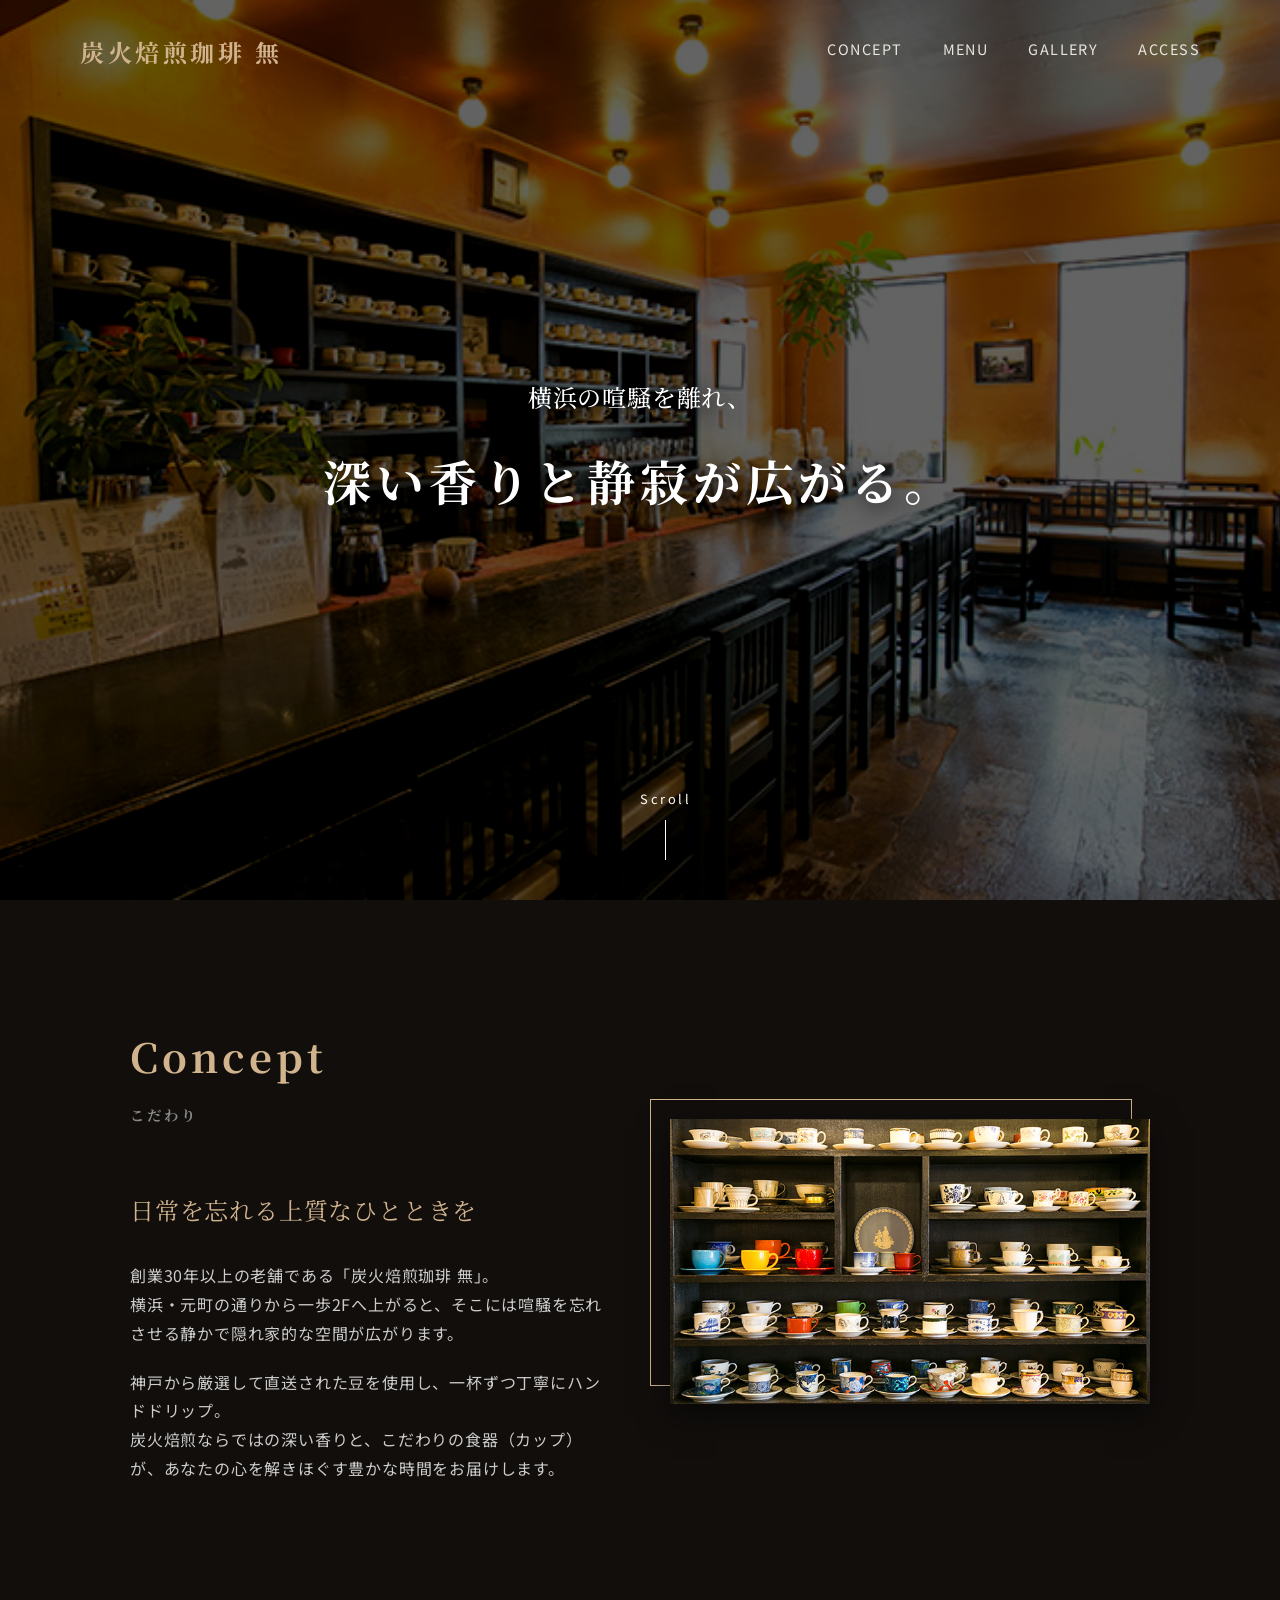
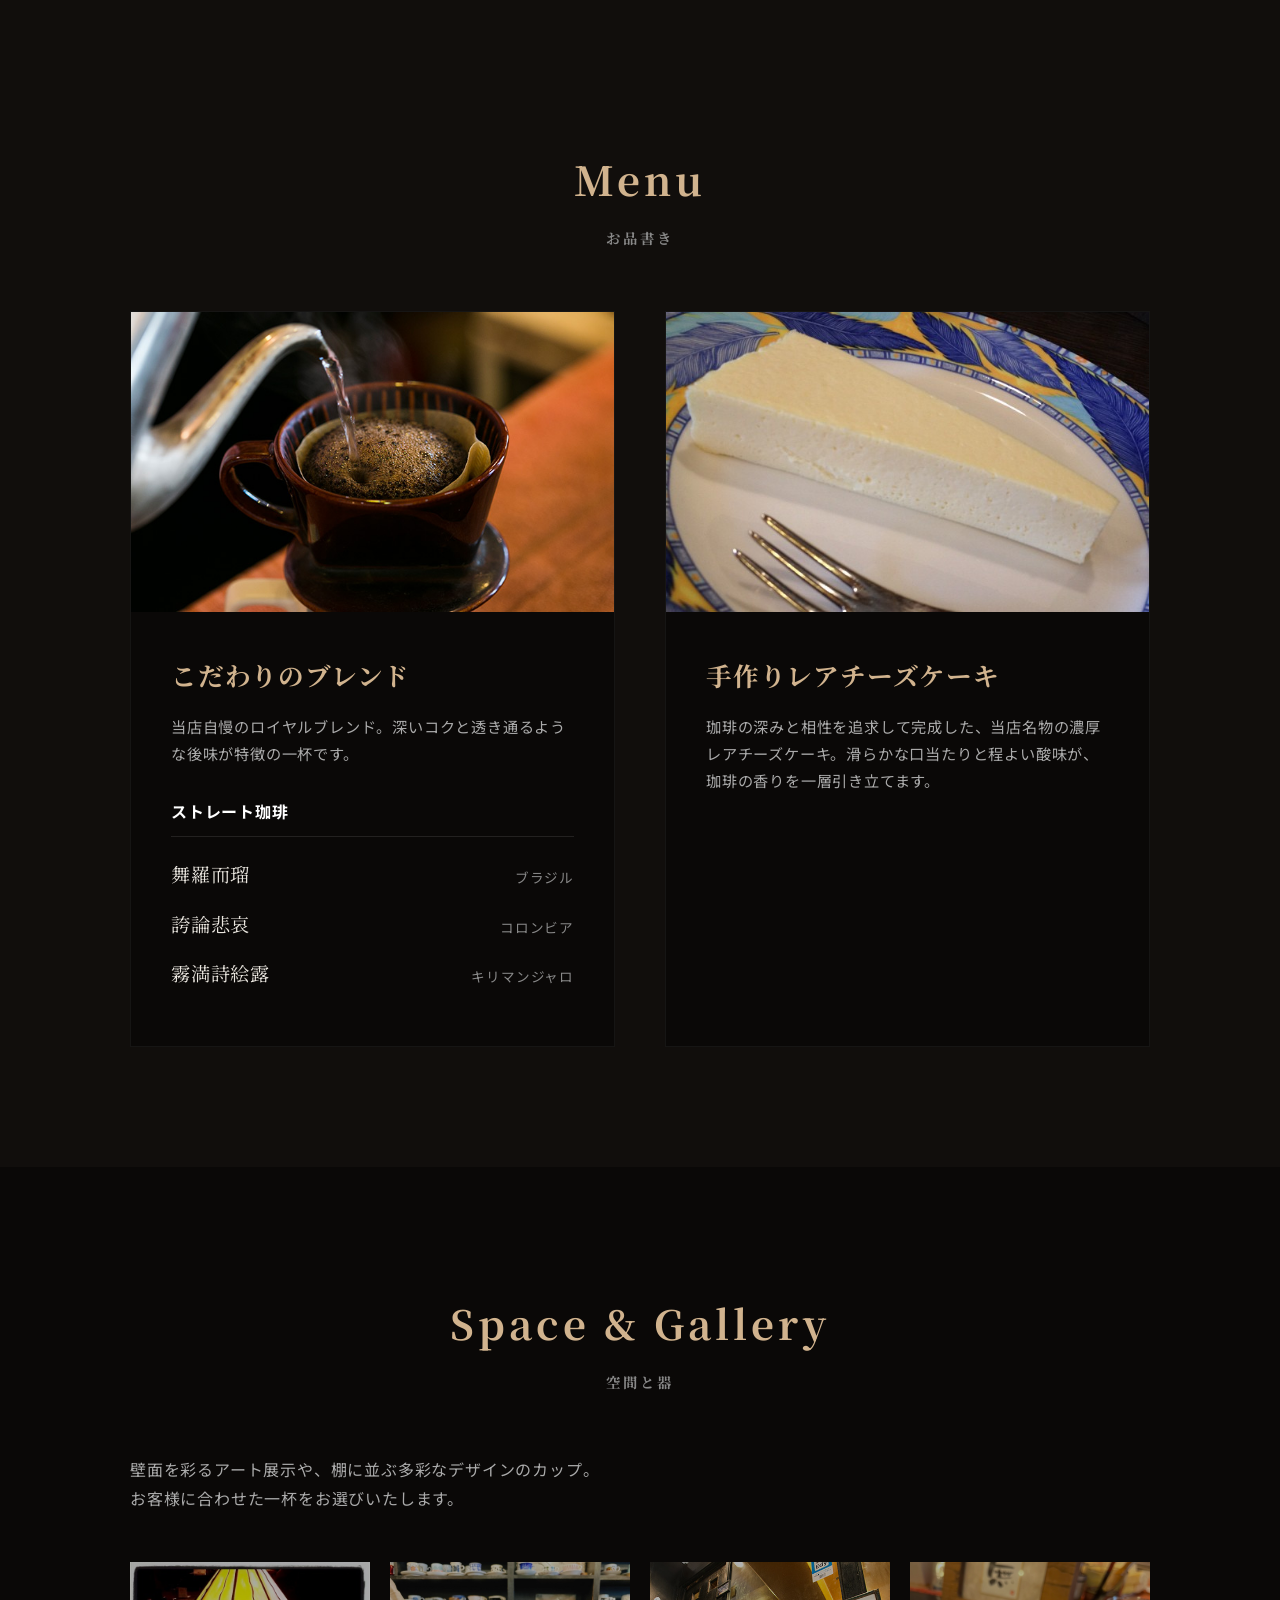
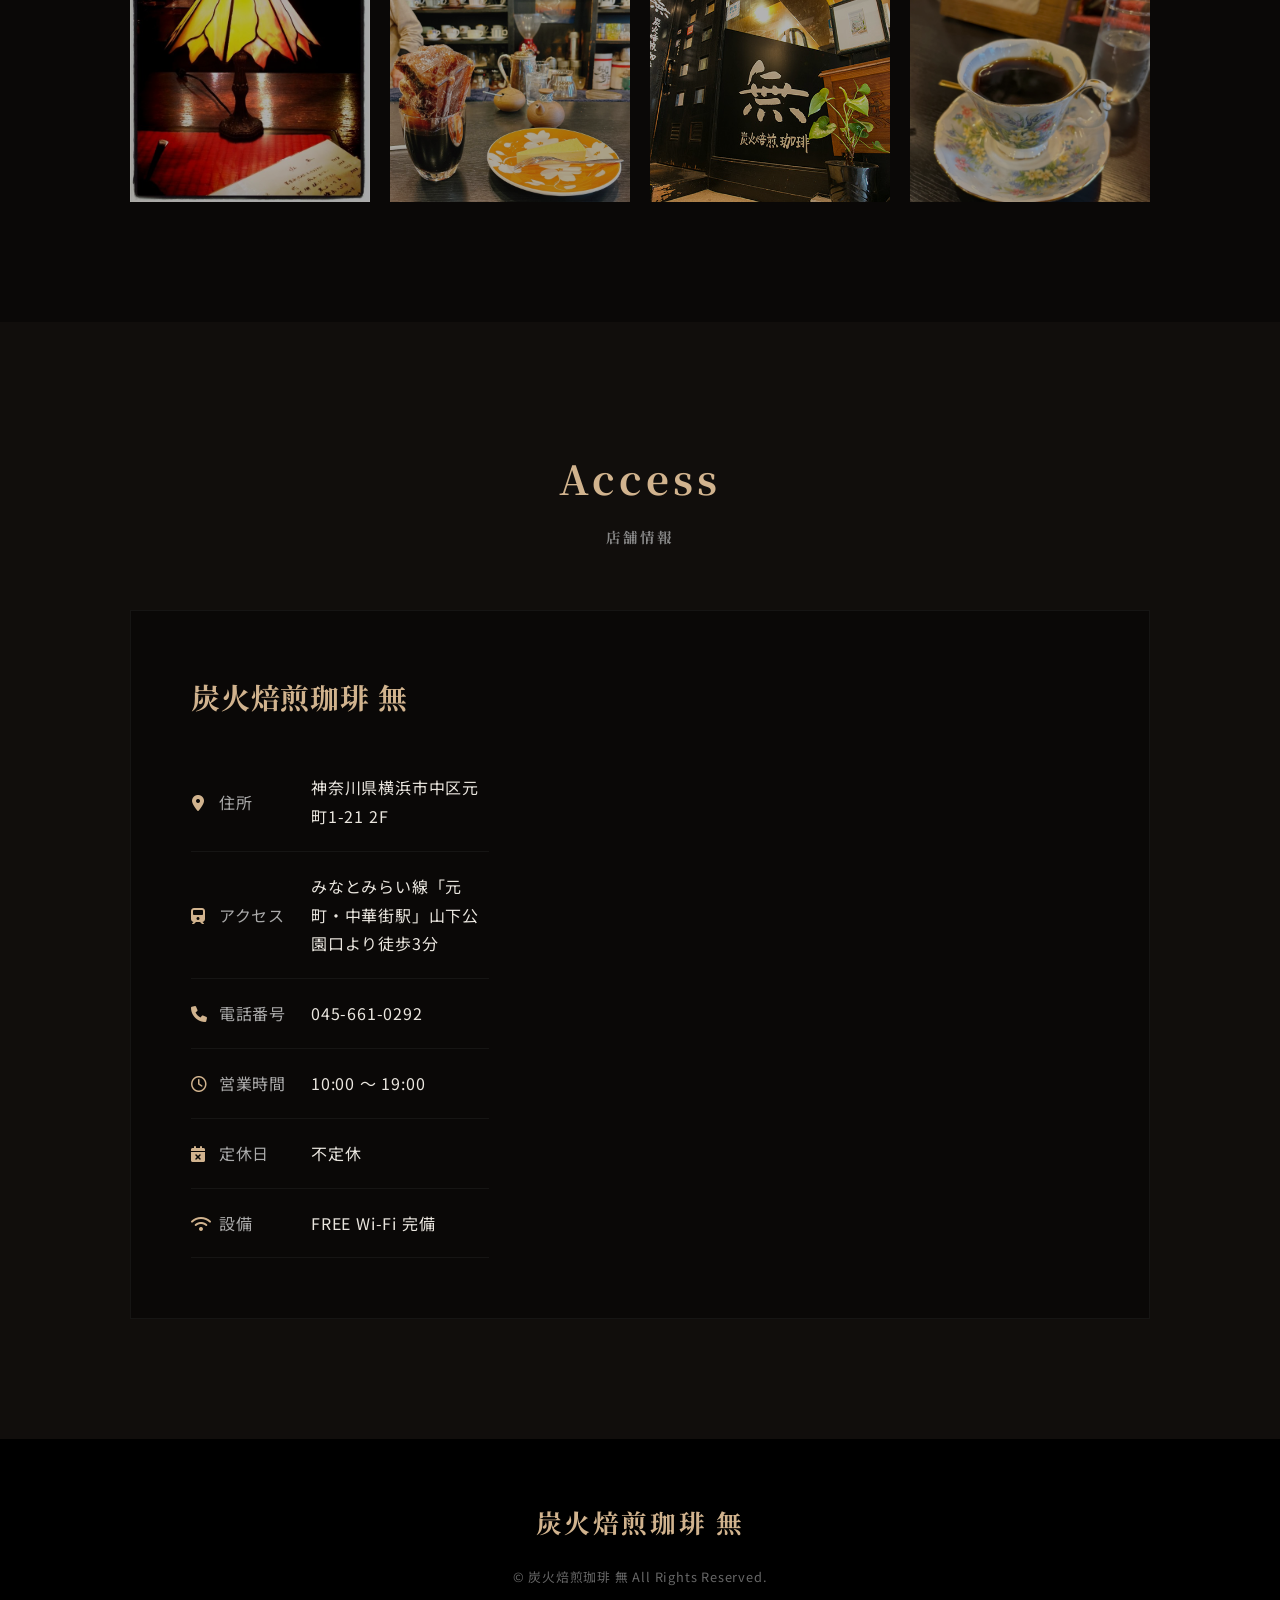
<file: index.html>
<!DOCTYPE html>
<html lang="ja">

<head>
    <meta charset="UTF-8">
    <meta name="viewport" content="width=device-width, initial-scale=1.0">
    <title>炭火焙煎珈琲 無 | 横浜元町の隠れ家的本格珈琲店</title>
    <meta name="description" content="横浜の喧騒を離れ、炭火焙煎ならではの深い香りと静寂が広がる「炭火焙煎珈琲 無」。こだわりのロイヤルブレンドと名物レアチーズケーキで上質なひとときを。">
    <!-- Google Fonts -->
    <link rel="preconnect" href="https://fonts.googleapis.com">
    <link rel="preconnect" href="https://fonts.gstatic.com" crossorigin>
    <link
        href="https://fonts.googleapis.com/css2?family=Inter:wght@400;500;600&family=Noto+Sans+JP:wght@400;500;700&family=Noto+Serif+JP:wght@400;500;700&display=swap"
        rel="stylesheet">
    <link rel="stylesheet" href="css/style.css">
    <!-- FontAwesome for Icons -->
    <link rel="stylesheet" href="https://cdnjs.cloudflare.com/ajax/libs/font-awesome/6.0.0/css/all.min.css">
</head>

<body>
    <!-- ヘッダー -->
    <header id="header" class="header">
        <div class="header-inner">
            <h1 class="logo"><a href="#">炭火焙煎珈琲 無</a></h1>
            <nav class="global-nav">
                <ul>
                    <li><a href="#concept">Concept</a></li>
                    <li><a href="#menu">Menu</a></li>
                    <li><a href="#gallery">Gallery</a></li>
                    <li><a href="#access">Access</a></li>
                </ul>
            </nav>
            <div class="nav-toggle" id="nav-toggle">
                <span></span><span></span><span></span>
            </div>
        </div>
    </header>

    <!-- メインビジュアル -->
    <section class="hero" id="hero">
        <div class="hero-bg" style="background-image: url('img/mu11.jpg');"></div>
        <div class="hero-content">
            <h2 class="hero-title fade-in-up">
                <span class="hero-subtitle">横浜の喧騒を離れ、</span>
                <span class="hero-main">深い香りと静寂が広がる。</span>
            </h2>
        </div>
        <div class="scroll-prompt fade-in-up">
            <span>Scroll</span>
        </div>
    </section>

    <!-- コンセプト -->
    <section class="concept section" id="concept">
        <div class="container">
            <div class="concept-wrapper">
                <div class="concept-text fade-in-up">
                    <h2 class="section-title">Concept<span class="ja">こだわり</span></h2>
                    <p class="lead">日常を忘れる上質なひとときを</p>
                    <p>
                        創業30年以上の老舗である「炭火焙煎珈琲 無」。<br>
                        横浜・元町の通りから一歩2Fへ上がると、そこには喧騒を忘れさせる静かで隠れ家的な空間が広がります。
                    </p>
                    <p>
                        神戸から厳選して直送された豆を使用し、一杯ずつ丁寧にハンドドリップ。<br>
                        炭火焙煎ならではの深い香りと、こだわりの食器（カップ）が、あなたの心を解きほぐす豊かな時間をお届けします。
                    </p>
                </div>
                <div class="concept-image fade-in-up delay-1">
                    <img src="img/cup.jpg" alt="珈琲カップ">
                </div>
            </div>
        </div>
    </section>

    <!-- メニュー -->
    <section class="menu section" id="menu">
        <div class="container">
            <h2 class="section-title center fade-in-up">Menu<span class="ja">お品書き</span></h2>

            <div class="menu-grid">
                <!-- 珈琲メニュー -->
                <div class="menu-card fade-in-up">
                    <div class="menu-img">
                        <img src="img/mu31.jpg" alt="ロイヤルブレンド">
                    </div>
                    <div class="menu-info">
                        <h3 class="menu-name">こだわりのブレンド</h3>
                        <p class="menu-desc">当店自慢のロイヤルブレンド。深いコクと透き通るような後味が特徴の一杯です。</p>
                        <h4 class="sub-menu-title">ストレート珈琲</h4>
                        <ul class="kanji-menu">
                            <li><span>舞羅而瑠</span><span class="kana">ブラジル</span></li>
                            <li><span>誇論悲哀</span><span class="kana">コロンビア</span></li>
                            <li><span>霧満詩絵露</span><span class="kana">キリマンジャロ</span></li>
                        </ul>
                    </div>
                </div>

                <!-- スイーツメニュー -->
                <div class="menu-card fade-in-up delay-1">
                    <div class="menu-img">
                        <img src="img/626519715_18554605096035770_3167565252990616460_n.jpg" alt="レアチーズケーキ">
                    </div>
                    <div class="menu-info">
                        <h3 class="menu-name">手作りレアチーズケーキ</h3>
                        <p class="menu-desc">珈琲の深みと相性を追求して完成した、当店名物の濃厚レアチーズケーキ。滑らかな口当たりと程よい酸味が、珈琲の香りを一層引き立てます。</p>
                    </div>
                </div>
            </div>
        </div>
    </section>

    <!-- ギャラリー・空間 -->
    <section class="gallery section" id="gallery">
        <div class="container">
            <h2 class="section-title center fade-in-up">Space & Gallery<span class="ja">空間と器</span></h2>
            <p class="center fade-in-up desc-text">壁面を彩るアート展示や、棚に並ぶ多彩なデザインのカップ。<br>お客様に合わせた一杯をお選びいたします。</p>

            <div class="gallery-grid">
                <div class="gallery-item fade-in-up"><img
                        src="img/624992118_18553720138000928_1249161250110594832_n.jpg" alt="店内風景1"></div>
                <div class="gallery-item fade-in-up delay-1"><img
                        src="img/654964840_18039188144763397_919502177755934604_n.jpg" alt="店内風景2"></div>
                <div class="gallery-item fade-in-up delay-2"><img src="img/mu51.jpg" alt="店内風景3"></div>
                <div class="gallery-item fade-in-up"><img src="img/burendoko-hi-.PNG" alt="ブレンドコーヒー"></div>
            </div>
        </div>
    </section>

    <!-- アクセス・店舗情報 -->
    <section class="access section" id="access">
        <div class="container">
            <h2 class="section-title center fade-in-up">Access<span class="ja">店舗情報</span></h2>
            <div class="access-wrapper fade-in-up">
                <div class="access-info">
                    <h3 class="shop-name">炭火焙煎珈琲 無</h3>
                    <table class="info-table">
                        <tr>
                            <th><i class="fa-solid fa-location-dot"></i> 住所</th>
                            <td>神奈川県横浜市中区元町1-21 2F</td>
                        </tr>
                        <tr>
                            <th><i class="fa-solid fa-train"></i> アクセス</th>
                            <td>みなとみらい線「元町・中華街駅」山下公園口より徒歩3分</td>
                        </tr>
                        <tr>
                            <th><i class="fa-solid fa-phone"></i> 電話番号</th>
                            <td>045-661-0292</td>
                        </tr>
                        <tr>
                            <th><i class="fa-regular fa-clock"></i> 営業時間</th>
                            <td>10:00 〜 19:00</td>
                        </tr>
                        <tr>
                            <th><i class="fa-solid fa-calendar-xmark"></i> 定休日</th>
                            <td>不定休</td>
                        </tr>
                        <tr>
                            <th><i class="fa-solid fa-wifi"></i> 設備</th>
                            <td>FREE Wi-Fi 完備</td>
                        </tr>
                    </table>
                </div>
                <div class="access-map">
                    <!-- Google Maps Iframe -->
                    <iframe
                        src="https://www.google.com/maps/embed?pb=!1m18!1m12!1m3!1d3250.547801859493!2d139.6499666!3d35.4412303!2m3!1f0!2f0!3f0!3m2!1i1024!2i768!4f13.1!3m3!1m2!1s0x60185ce1e4b42b25%3A0xb084b2a3dab783f3!2z54Kt54Gr54SZ54WO54-I55CyIOeEoQ!5e0!3m2!1sja!2sjp!4v1776136300527!5m2!1sja!2sjp"
                        width="600" height="450" style="border:0;" allowfullscreen="" loading="lazy"
                        referrerpolicy="no-referrer-when-downgrade"></iframe>
                </div>
            </div>
        </div>
    </section>

    <!-- フッター -->
    <footer class="footer">
        <div class="footer-inner">
            <h2 class="footer-logo">炭火焙煎珈琲 無</h2>
            <p class="copyright">&copy; 炭火焙煎珈琲 無 All Rights Reserved.</p>
        </div>
    </footer>

    <script>
        // ハンバーガーメニューの切り替え
        const navToggle = document.getElementById('nav-toggle');
        const header = document.getElementById('header');

        navToggle.addEventListener('click', () => {
            header.classList.toggle('open');
        });

        // スクロール時のヘッダー背景変更 & フェードインアニメーション
        const faders = document.querySelectorAll('.fade-in-up');

        const appearOptions = {
            threshold: 0.15,
            rootMargin: "0px 0px -50px 0px"
        };

        const appearOnScroll = new IntersectionObserver(function (entries, observer) {
            entries.forEach(entry => {
                if (!entry.isIntersecting) {
                    return;
                } else {
                    entry.target.classList.add('appear');
                    observer.unobserve(entry.target);
                }
            });
        }, appearOptions);

        faders.forEach(fader => {
            appearOnScroll.observe(fader);
        });

        window.addEventListener('scroll', () => {
            if (window.scrollY > 50) {
                header.classList.add('scrolled');
            } else {
                header.classList.remove('scrolled');
            }
        });
    </script>
</body>

</html>
</file>
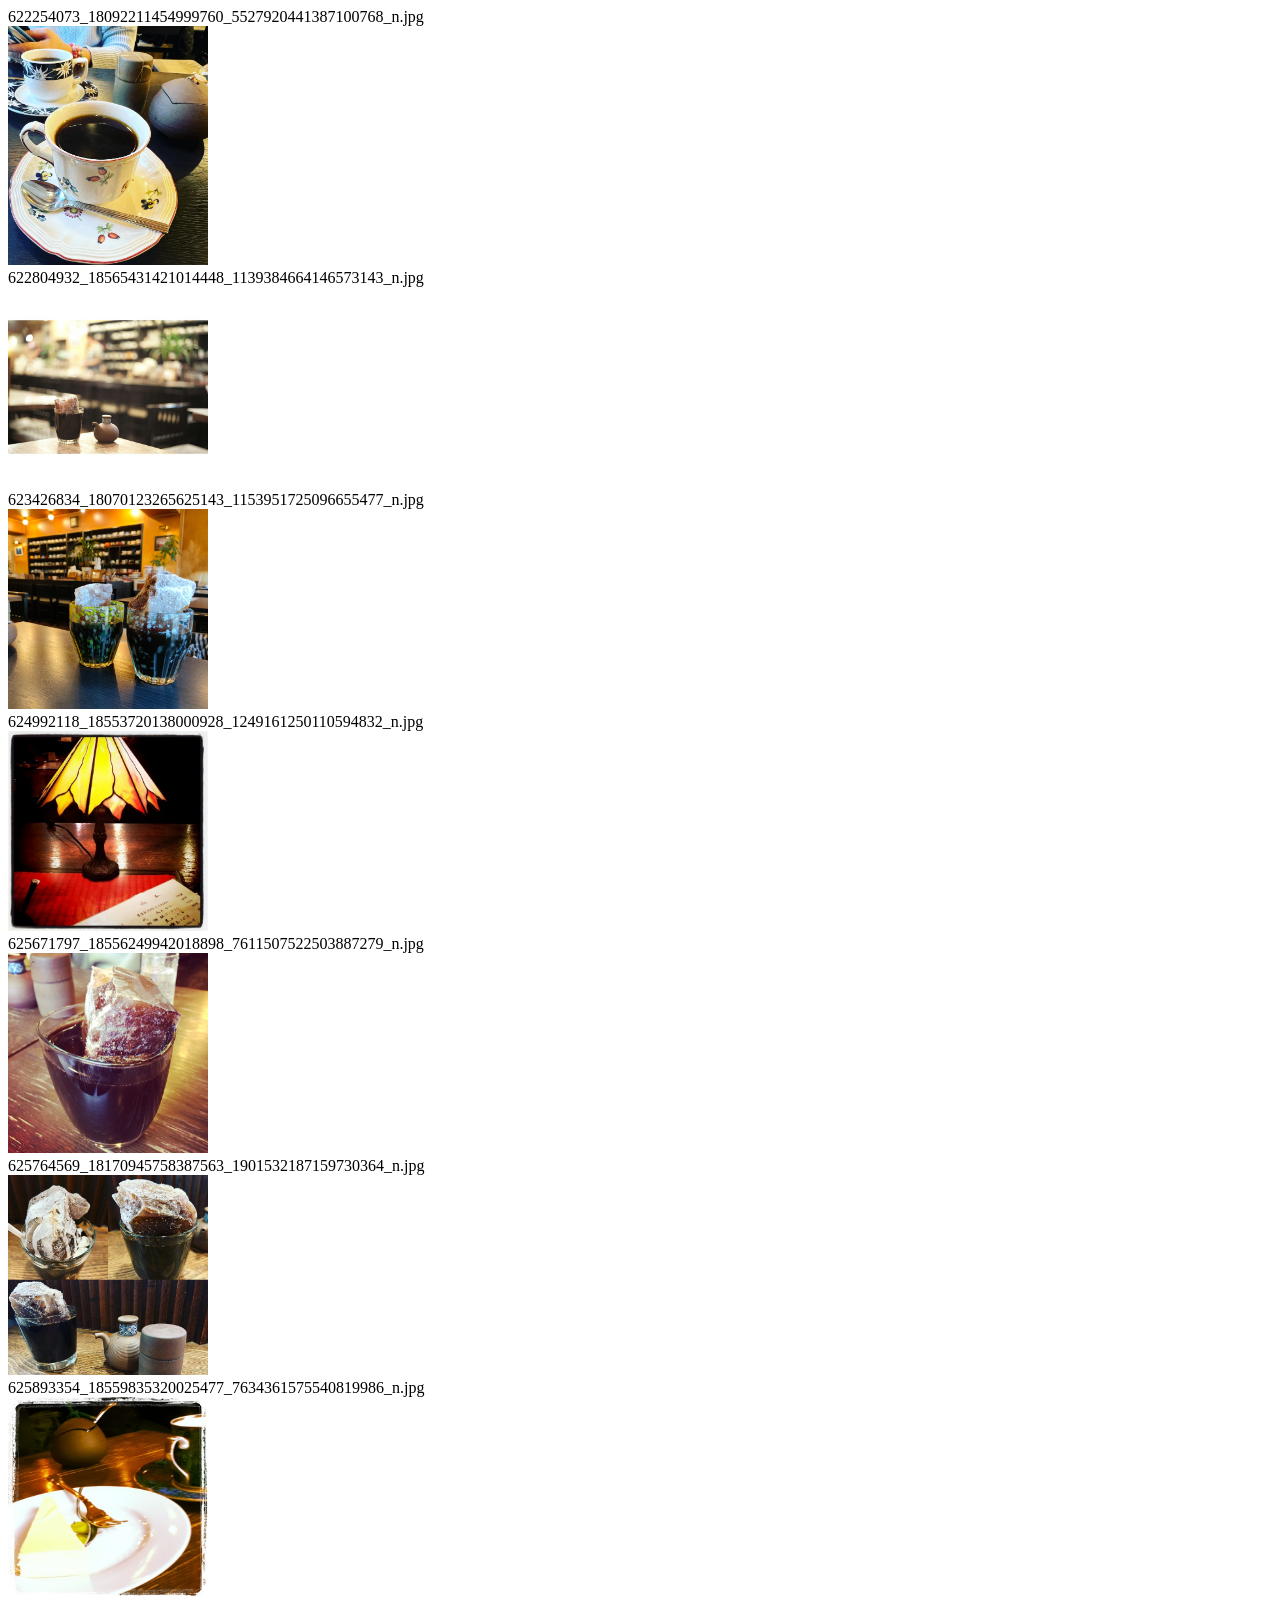
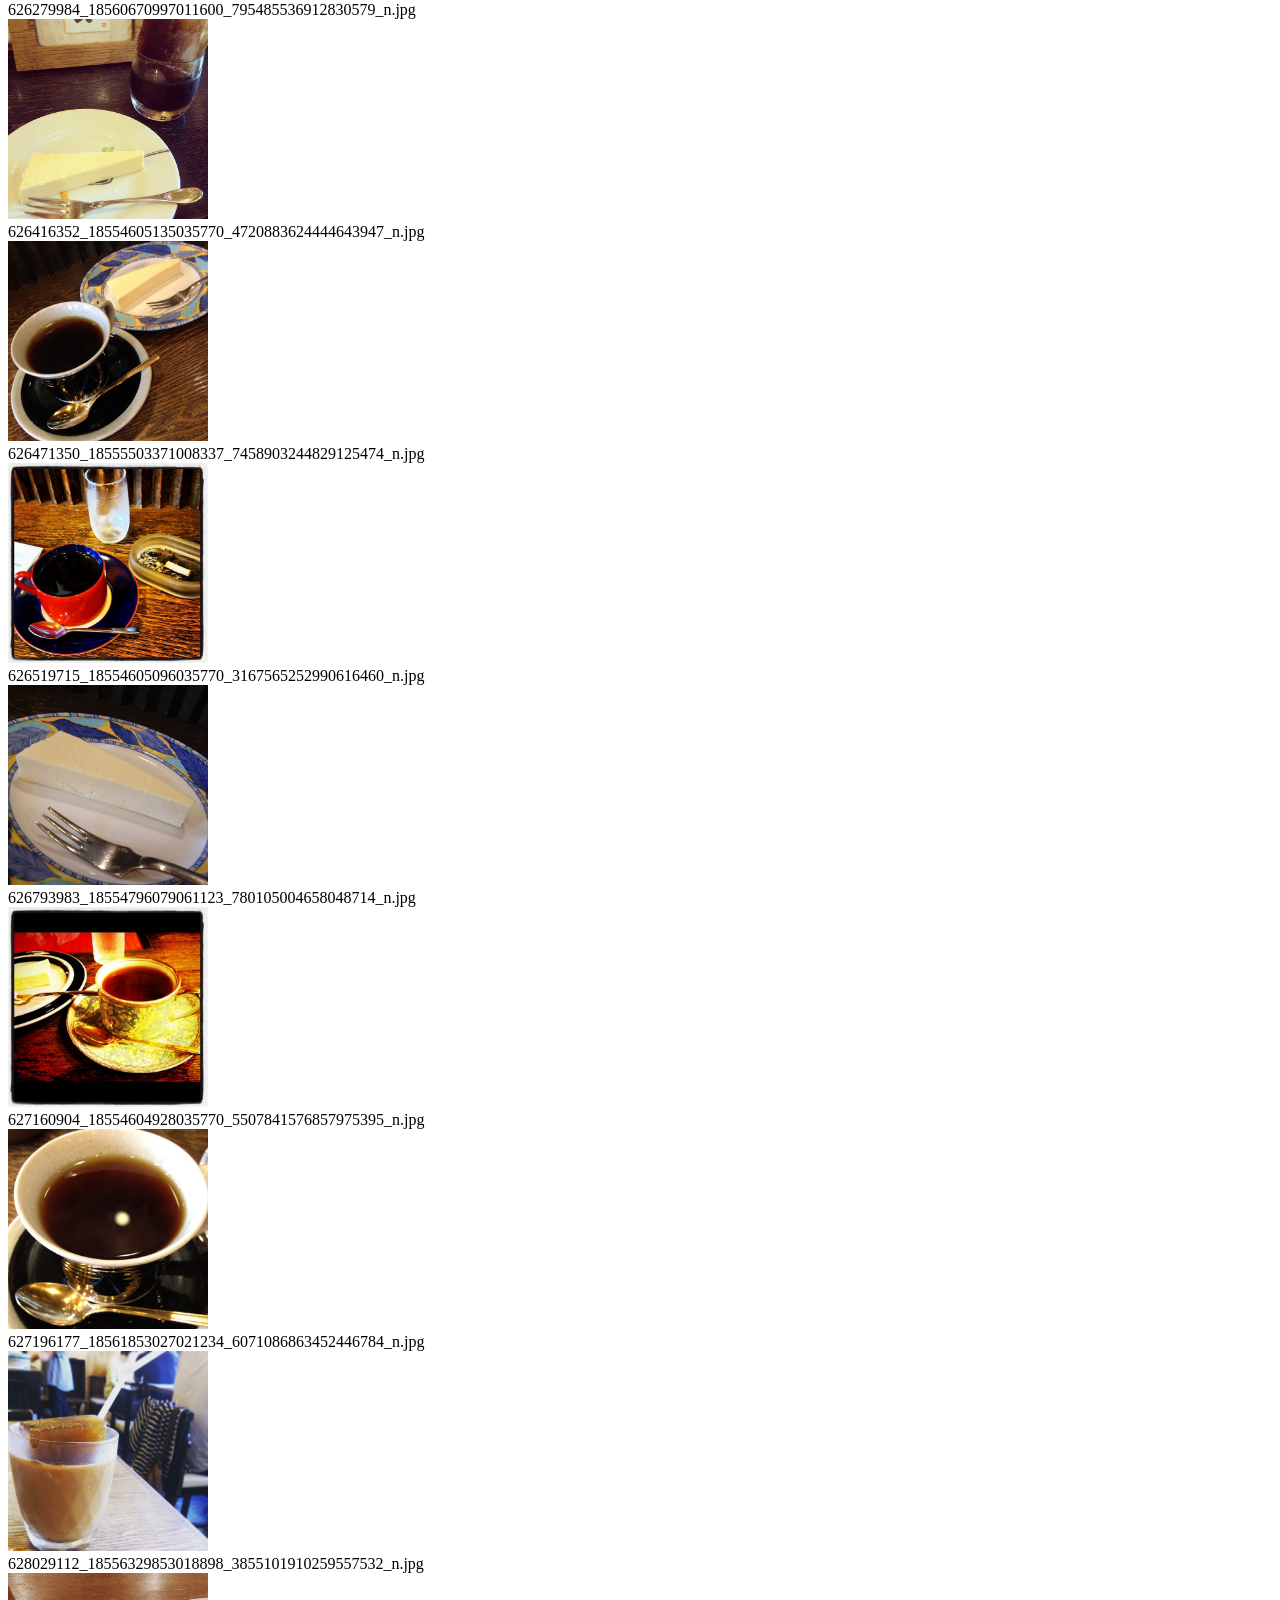
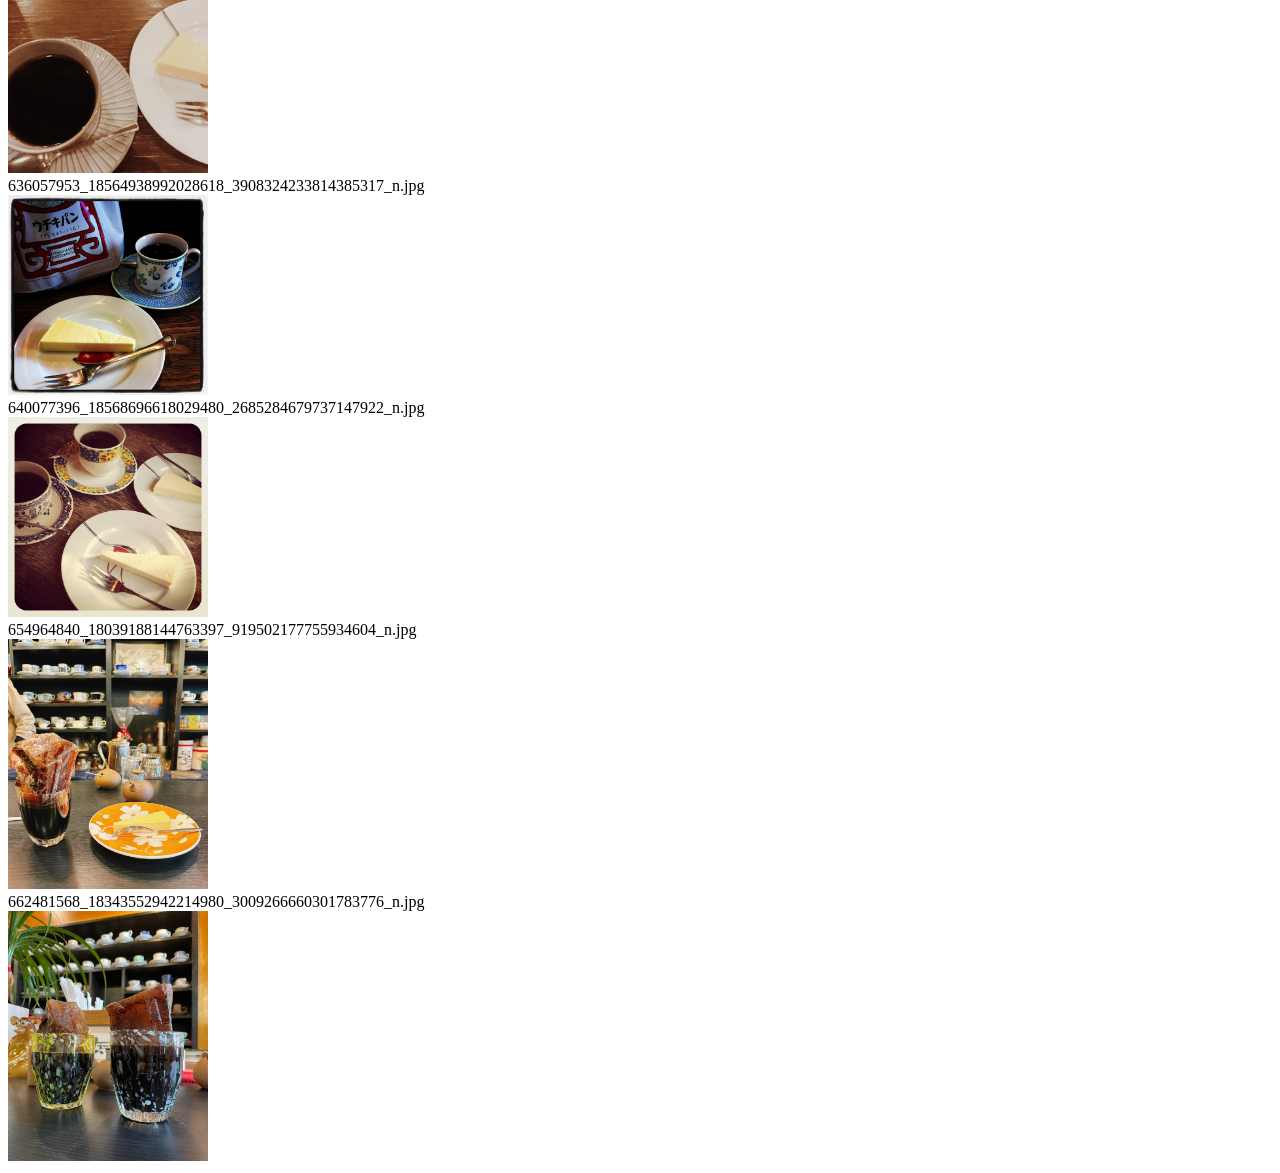
<file: view_images.html>
<!DOCTYPE html>
<html>
<head>
<title>Images</title>
<style>
  img { width: 200px; height: auto; }
</style>
</head>
<body>
    <div>622254073_18092211454999760_5527920441387100768_n.jpg<br><img src="img/622254073_18092211454999760_5527920441387100768_n.jpg"></div>
    <div>622804932_18565431421014448_1139384664146573143_n.jpg<br><img src="img/622804932_18565431421014448_1139384664146573143_n.jpg"></div>
    <div>623426834_18070123265625143_1153951725096655477_n.jpg<br><img src="img/623426834_18070123265625143_1153951725096655477_n.jpg"></div>
    <div>624992118_18553720138000928_1249161250110594832_n.jpg<br><img src="img/624992118_18553720138000928_1249161250110594832_n.jpg"></div>
    <div>625671797_18556249942018898_7611507522503887279_n.jpg<br><img src="img/625671797_18556249942018898_7611507522503887279_n.jpg"></div>
    <div>625764569_18170945758387563_1901532187159730364_n.jpg<br><img src="img/625764569_18170945758387563_1901532187159730364_n.jpg"></div>
    <div>625893354_18559835320025477_7634361575540819986_n.jpg<br><img src="img/625893354_18559835320025477_7634361575540819986_n.jpg"></div>
    <div>626279984_18560670997011600_795485536912830579_n.jpg<br><img src="img/626279984_18560670997011600_795485536912830579_n.jpg"></div>
    <div>626416352_18554605135035770_4720883624444643947_n.jpg<br><img src="img/626416352_18554605135035770_4720883624444643947_n.jpg"></div>
    <div>626471350_18555503371008337_7458903244829125474_n.jpg<br><img src="img/626471350_18555503371008337_7458903244829125474_n.jpg"></div>
    <div>626519715_18554605096035770_3167565252990616460_n.jpg<br><img src="img/626519715_18554605096035770_3167565252990616460_n.jpg"></div>
    <div>626793983_18554796079061123_780105004658048714_n.jpg<br><img src="img/626793983_18554796079061123_780105004658048714_n.jpg"></div>
    <div>627160904_18554604928035770_5507841576857975395_n.jpg<br><img src="img/627160904_18554604928035770_5507841576857975395_n.jpg"></div>
    <div>627196177_18561853027021234_6071086863452446784_n.jpg<br><img src="img/627196177_18561853027021234_6071086863452446784_n.jpg"></div>
    <div>628029112_18556329853018898_3855101910259557532_n.jpg<br><img src="img/628029112_18556329853018898_3855101910259557532_n.jpg"></div>
    <div>636057953_18564938992028618_3908324233814385317_n.jpg<br><img src="img/636057953_18564938992028618_3908324233814385317_n.jpg"></div>
    <div>640077396_18568696618029480_2685284679737147922_n.jpg<br><img src="img/640077396_18568696618029480_2685284679737147922_n.jpg"></div>
    <div>654964840_18039188144763397_919502177755934604_n.jpg<br><img src="img/654964840_18039188144763397_919502177755934604_n.jpg"></div>
    <div>662481568_18343552942214980_3009266660301783776_n.jpg<br><img src="img/662481568_18343552942214980_3009266660301783776_n.jpg"></div>
</body>
</html>
</file>
<file: css/style.css>
@charset "UTF-8";

/* =========================================
   Variables & Reset
========================================= */
:root {
    --color-bg: #110e0c;          /* ダークベース */
    --color-text: #EAE6DF;        /* 和紙系のオフホワイト（本文） */
    --color-primary: #D1B38E;     /* アンティークゴールド・茶色系 */
    --color-dark: #0a0807;        /* より深い黒 */
    --font-heading: 'Noto Serif JP', serif;
    --font-body: 'Noto Sans JP', 'Inter', sans-serif;
    --sp-width: 768px;
}

* {
    margin: 0;
    padding: 0;
    box-sizing: border-box;
}

body {
    font-family: var(--font-body);
    color: var(--color-text);
    background-color: var(--color-bg);
    line-height: 1.8;
    letter-spacing: 0.05em;
    -webkit-font-smoothing: antialiased;
}

img {
    max-width: 100%;
    height: auto;
    vertical-align: bottom;
}

a {
    color: inherit;
    text-decoration: none;
    transition: color 0.3s ease;
}

ul {
    list-style: none;
}

/* =========================================
   Layout & Modules
========================================= */
.container {
    max-width: 1100px;
    margin: 0 auto;
    padding: 0 40px;
}

.section {
    padding: 120px 0;
}

.section-title {
    font-family: var(--font-heading);
    font-size: 2.5rem;
    color: var(--color-primary);
    margin-bottom: 60px;
    letter-spacing: 0.1em;
}

.section-title.center {
    text-align: center;
}

.section-title .ja {
    display: block;
    font-size: 0.9rem;
    color: #888;
    margin-top: 10px;
    letter-spacing: 0.2em;
}

/* Animation */
.fade-in-up {
    opacity: 0;
    transform: translateY(30px);
    transition: opacity 0.8s ease-out, transform 0.8s ease-out;
}
.fade-in-up.appear {
    opacity: 1;
    transform: translateY(0);
}
.delay-1 { transition-delay: 0.2s; }
.delay-2 { transition-delay: 0.4s; }

/* =========================================
   Header
========================================= */
.header {
    position: fixed;
    top: 0;
    left: 0;
    width: 100%;
    z-index: 100;
    padding: 20px 0;
    transition: background-color 0.4s, padding 0.4s;
}

.header.scrolled {
    background-color: rgba(10, 8, 7, 0.95);
    padding: 15px 0;
    border-bottom: 1px solid rgba(255,255,255,0.05);
}

.header-inner {
    display: flex;
    justify-content: space-between;
    align-items: center;
    max-width: 1200px;
    margin: 0 auto;
    padding: 0 40px;
}

.logo a {
    font-family: var(--font-heading);
    font-size: 1.5rem;
    color: var(--color-primary);
    letter-spacing: 0.15em;
}

.global-nav ul {
    display: flex;
    gap: 40px;
}

.global-nav a {
    font-family: var(--font-body);
    font-size: 0.9rem;
    text-transform: uppercase;
    letter-spacing: 0.1em;
}

.global-nav a:hover {
    color: var(--color-primary);
}

.nav-toggle {
    display: none;
    cursor: pointer;
    width: 30px;
    height: 20px;
    position: relative;
    z-index: 101;
}

.nav-toggle span {
    display: block;
    position: absolute;
    height: 2px;
    width: 100%;
    background: #fff;
    transition: 0.3s;
}

.nav-toggle span:nth-child(1) { top: 0; }
.nav-toggle span:nth-child(2) { top: 9px; }
.nav-toggle span:nth-child(3) { bottom: 0; }

/* =========================================
   Hero
========================================= */
.hero {
    position: relative;
    height: 100vh;
    display: flex;
    align-items: center;
    justify-content: center;
    overflow: hidden;
}

.hero-bg {
    position: absolute;
    top: 0;
    left: 0;
    width: 100%;
    height: 100%;
    background-size: cover;
    background-position: center;
    /* opacity for dark overlay */
    filter: brightness(0.4) contrast(1.1);
    z-index: -1;
    animation: zoomOut 20s infinite alternate linear;
}

@keyframes zoomOut {
    0% { transform: scale(1.1); }
    100% { transform: scale(1); }
}

.hero-content {
    text-align: center;
    z-index: 1;
}

.hero-title {
    font-family: var(--font-heading);
    color: #fff;
    text-shadow: 0 4px 20px rgba(0,0,0,0.8);
}

.hero-subtitle {
    display: block;
    font-size: 1.5rem;
    margin-bottom: 20px;
    font-weight: 500;
}

.hero-main {
    display: block;
    font-size: 3rem;
    letter-spacing: 0.1em;
}

.scroll-prompt {
    position: absolute;
    bottom: 40px;
    left: 50%;
    transform: translateX(-50%);
    font-size: 0.8rem;
    letter-spacing: 0.2em;
    color: #fff;
}
.scroll-prompt::after {
    content: '';
    display: block;
    width: 1px;
    height: 40px;
    background: #fff;
    margin: 10px auto 0;
    animation: scrollLine 2s infinite;
}

@keyframes scrollLine {
    0% { transform: scaleY(0); transform-origin: top; }
    50% { transform: scaleY(1); transform-origin: top; }
    50.1% { transform: scaleY(1); transform-origin: bottom; }
    100% { transform: scaleY(0); transform-origin: bottom; }
}

/* =========================================
   Concept
========================================= */
.concept-wrapper {
    display: flex;
    align-items: center;
    gap: 60px;
}

.concept-text {
    flex: 1;
}

.concept-text .lead {
    font-family: var(--font-heading);
    font-size: 1.5rem;
    color: var(--color-primary);
    margin-bottom: 30px;
}

.concept-text p {
    margin-bottom: 20px;
    color: #ccc;
}

.concept-image {
    flex: 1;
    position: relative;
}

.concept-image::before {
    content: '';
    position: absolute;
    top: -20px;
    left: -20px;
    width: 100%;
    height: 100%;
    border: 1px solid var(--color-primary);
    z-index: -1;
}

.concept-image img {
    box-shadow: 0 10px 30px rgba(0,0,0,0.5);
}

/* =========================================
   Menu
========================================= */
.menu-grid {
    display: grid;
    grid-template-columns: 1fr 1fr;
    gap: 50px;
}

.menu-card {
    background: var(--color-dark);
    border: 1px solid rgba(255,255,255,0.05);
    overflow: hidden;
    transition: transform 0.3s;
}

.menu-card:hover {
    transform: translateY(-5px);
}

.menu-img {
    height: 300px;
    overflow: hidden;
}

.menu-img img {
    width: 100%;
    height: 100%;
    object-fit: cover;
    transition: transform 0.5s;
}

.menu-card:hover .menu-img img {
    transform: scale(1.05);
}

.menu-info {
    padding: 40px;
}

.menu-name {
    font-family: var(--font-heading);
    font-size: 1.6rem;
    color: var(--color-primary);
    margin-bottom: 15px;
}

.menu-desc {
    font-size: 0.95rem;
    color: #aaa;
    margin-bottom: 30px;
}

.sub-menu-title {
    font-size: 1rem;
    border-bottom: 1px solid rgba(255,255,255,0.1);
    padding-bottom: 10px;
    margin-bottom: 20px;
    color: #fff;
}

.kanji-menu li {
    display: flex;
    justify-content: space-between;
    margin-bottom: 15px;
    font-family: var(--font-heading);
    font-size: 1.2rem;
}

.kanji-menu .kana {
    font-family: var(--font-body);
    font-size: 0.85rem;
    color: #888;
    align-self: flex-end;
    margin-bottom: 2px;
}

/* =========================================
   Gallery
========================================= */
.gallery {
    background: var(--color-dark);
}

.desc-text {
    margin-bottom: 50px;
    color: #aaa;
}

.gallery-grid {
    display: grid;
    grid-template-columns: repeat(4, 1fr);
    gap: 20px;
}

.gallery-item {
    overflow: hidden;
    aspect-ratio: 1/1;
}

.gallery-item img {
    width: 100%;
    height: 100%;
    object-fit: cover;
    transition: filter 0.3s, transform 0.5s;
    filter: brightness(0.7);
}

.gallery-item:hover img {
    filter: brightness(1.1);
    transform: scale(1.08);
}

/* =========================================
   Access
========================================= */
.access-wrapper {
    display: flex;
    background: var(--color-dark);
    border: 1px solid rgba(255,255,255,0.05);
}

.access-info {
    flex: 1;
    padding: 60px;
}

.shop-name {
    font-family: var(--font-heading);
    font-size: 1.8rem;
    color: var(--color-primary);
    margin-bottom: 30px;
}

.info-table {
    width: 100%;
    border-collapse: collapse;
}

.info-table th, .info-table td {
    padding: 20px 0;
    border-bottom: 1px solid rgba(255,255,255,0.05);
    text-align: left;
}

.info-table th {
    width: 120px;
    color: #aaa;
    font-weight: normal;
}

.info-table i {
    color: var(--color-primary);
    margin-right: 8px;
    width: 15px;
    text-align: center;
}

.access-map {
    flex: 1;
    min-height: 400px;
}

/* =========================================
   Footer
========================================= */
.footer {
    background: #000;
    padding: 60px 0 40px;
    text-align: center;
}

.footer-logo {
    font-family: var(--font-heading);
    color: var(--color-primary);
    font-size: 1.6rem;
    margin-bottom: 20px;
    letter-spacing: 0.1em;
}

.copyright {
    color: #666;
    font-size: 0.8rem;
}

/* =========================================
   Responsive
========================================= */
@media screen and (max-width: 900px) {
    .concept-wrapper,
    .access-wrapper {
        flex-direction: column;
    }
    .concept-image {
        margin-top: 40px;
        width: 100%;
    }
    .concept-image::before {
        display: none;
    }
    .access-map {
        width: 100%;
        height: 300px;
    }
}

@media screen and (max-width: 768px) {
    .container {
        padding: 0 20px;
    }
    
    .section {
        padding: 80px 0;
    }

    .hero-main {
        font-size: 2rem;
    }
    
    .hero-subtitle {
        font-size: 1.1rem;
    }

    .menu-grid {
        grid-template-columns: 1fr;
    }

    .gallery-grid {
        grid-template-columns: repeat(2, 1fr);
    }
    
    /* SP Hamburger Menu */
    .nav-toggle {
        display: block;
    }
    
    .global-nav {
        position: fixed;
        top: 0;
        right: -100%;
        width: 80%;
        height: 100vh;
        background: rgba(10, 8, 7, 0.98);
        padding: 100px 40px;
        transition: right 0.4s ease;
        z-index: 100;
        display: flex;
        flex-direction: column;
    }
    
    .header.open .global-nav {
        right: 0;
    }
    
    .header.open .nav-toggle span:nth-child(1) {
        transform: translateY(9px) rotate(45deg);
    }
    .header.open .nav-toggle span:nth-child(2) {
        opacity: 0;
    }
    .header.open .nav-toggle span:nth-child(3) {
        transform: translateY(-9px) rotate(-45deg);
    }
    
    .global-nav ul {
        flex-direction: column;
        gap: 30px;
    }
}
</file>
